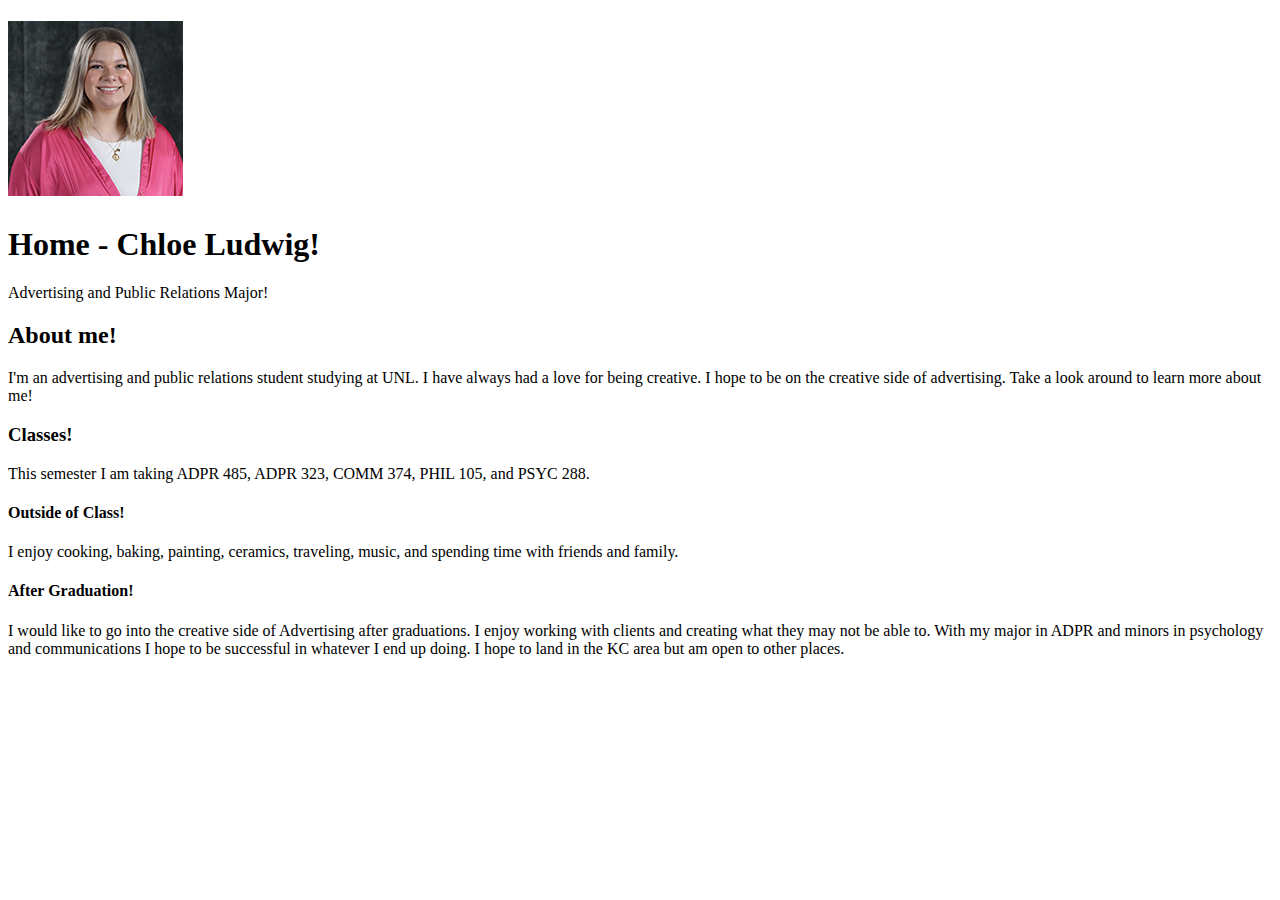
<file: index.html>
<!doctype html>
<html lang="en">
<head>
    <meta charset="UTF-8">
    <h1><img src="headshot458.png" alt="logo!"></h1>
    <title>Home - Chloe Ludwig!</title>
</head>
<body>
    <h1>Home - Chloe Ludwig!</h1>

    <p>Advertising and Public Relations Major!</p>
    <h2>About me!</h2>
    <p>I'm an advertising and public relations student studying at UNL. I have always had a love for being creative. I hope to be on the creative side of advertising. Take a look around to learn more about me!</p>
    <h3>Classes!</h3>
    <p>This semester I am taking ADPR 485, ADPR 323, COMM 374, PHIL 105, and PSYC 288.</p>
    <h4>Outside of Class!</h4>
    <p>I enjoy cooking, baking, painting, ceramics, traveling, music, and spending time with friends and family.</p>
    <h4>After Graduation!</h4>
    <p>I would like to go into the creative side of Advertising after graduations. I enjoy working with clients and creating what they may not be able to. With my major in ADPR and minors in psychology and communications I hope to be successful in whatever I end up doing. I hope to land in the KC area but am open to other places.</p>
    
</body>
</html>
</file>
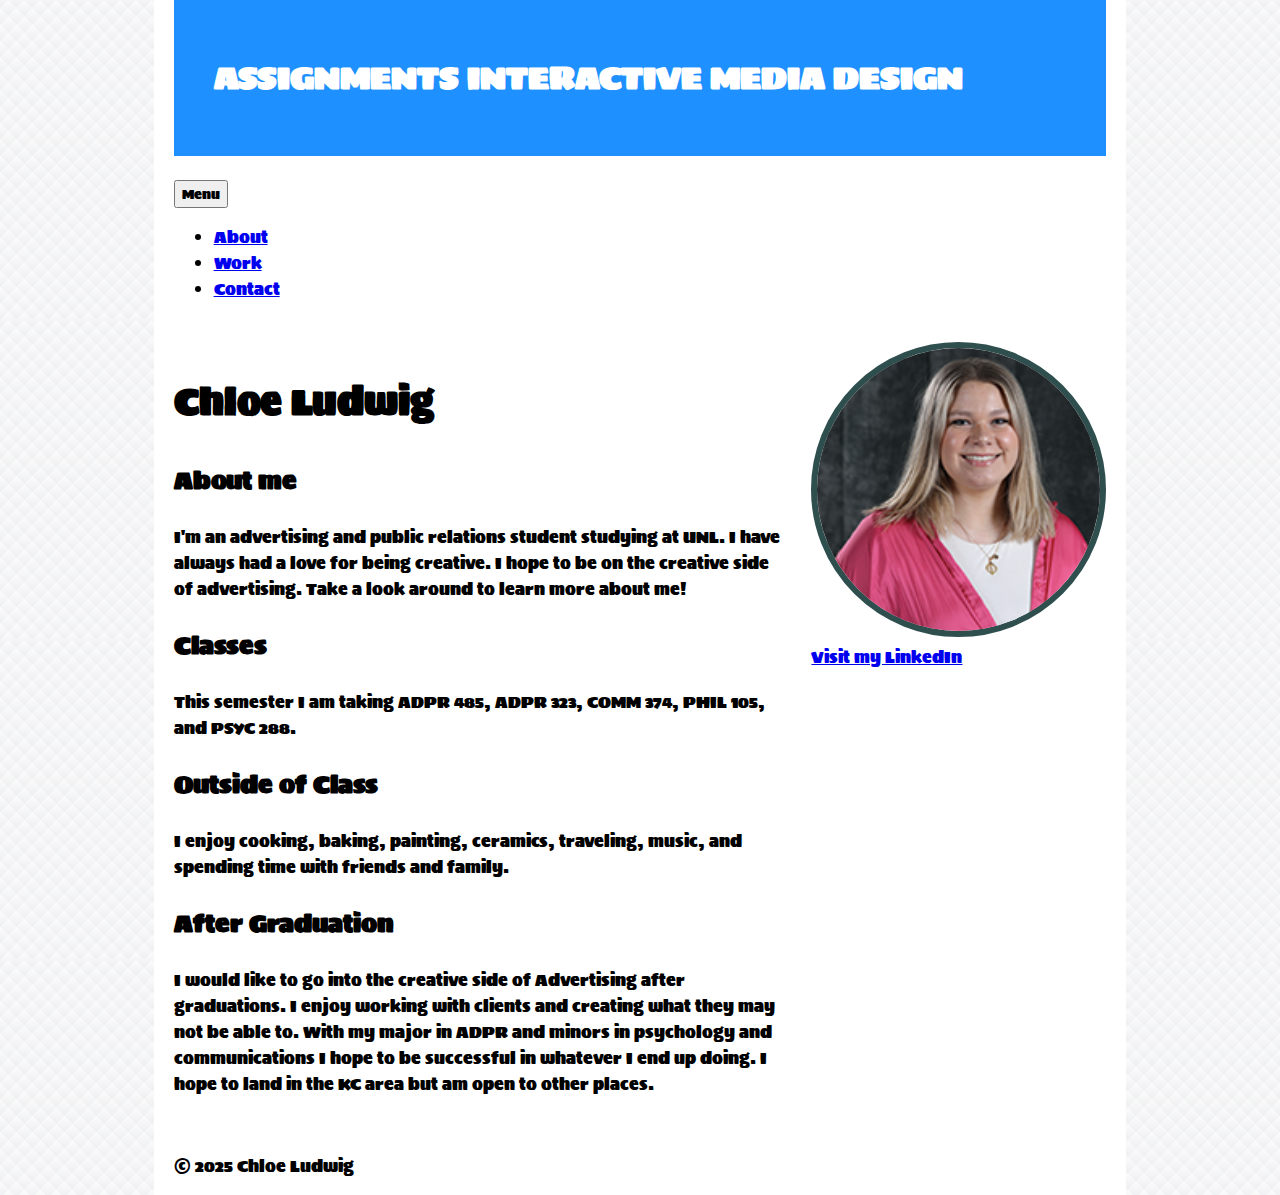
<file: Assignments/index.html>
<!doctype html>
<html lang="en">
<head>
    <meta charset="UTF-8">
    <title>Assignments - Chloe Ludwig</title>
    <link rel="stylesheet" href="css/styles.css">
    <script src="js/script.js"></script>
</head>
<body>

    <div class="container">

        <header>
    
            <h1>Assignments  Interactive Media Design</h1>
        </header>

        <nav id="nav-menu">
            <button id="button">Menu</button>
            <ul id="nav-menu-list" class="menu-items"></ul>
            <ul class="menu-itmes">
                <li class="active"><a href="index.html">About</a></li>
                <li><a href="work.html">Work</a></li>
                <li><a href="contact.html">Contact</a></li>
            </ul>
        </nav>
        <section class="col-span-8">
            <h2>Chloe Ludwig</h2>

            <h3>About me</h3>
            <p>I'm an advertising and public relations student studying at UNL. I have always had a love for being creative. I hope to be on the creative side of advertising. Take a look around to learn more about me!</p>
            <h3>Classes</h3>
            <p>This semester I am taking ADPR 485, ADPR 323, COMM 374, PHIL 105, and PSYC 288.</p>
            <h3>Outside of Class</h3>
            <p>I enjoy cooking, baking, painting, ceramics, traveling, music, and spending time with friends and family.</p>
            
            <h3>After Graduation</h3>
            <p>I would like to go into the creative side of Advertising after graduations. I enjoy working with clients and creating what they may not be able to. With my major in ADPR and minors in psychology and communications I hope to be successful in whatever I end up doing. I hope to land in the KC area but am open to other places.</p>

        </section>
    
    <aside class="col-span-4">
        <img class="circle" src="images/headshot458.png" alt="photo of Chloe Ludwig">
        <a class="button" href="https://www.linkedin.com/in/chloe-ludwig-4505b828a/" target="_blank">Visit my LinkedIn</a>
    </aside>

    <footer>
        <p>&copy; 2025 Chloe Ludwig</p>
    </footer>
    </div>

   
</body>
    

</body>
</html>
</file>
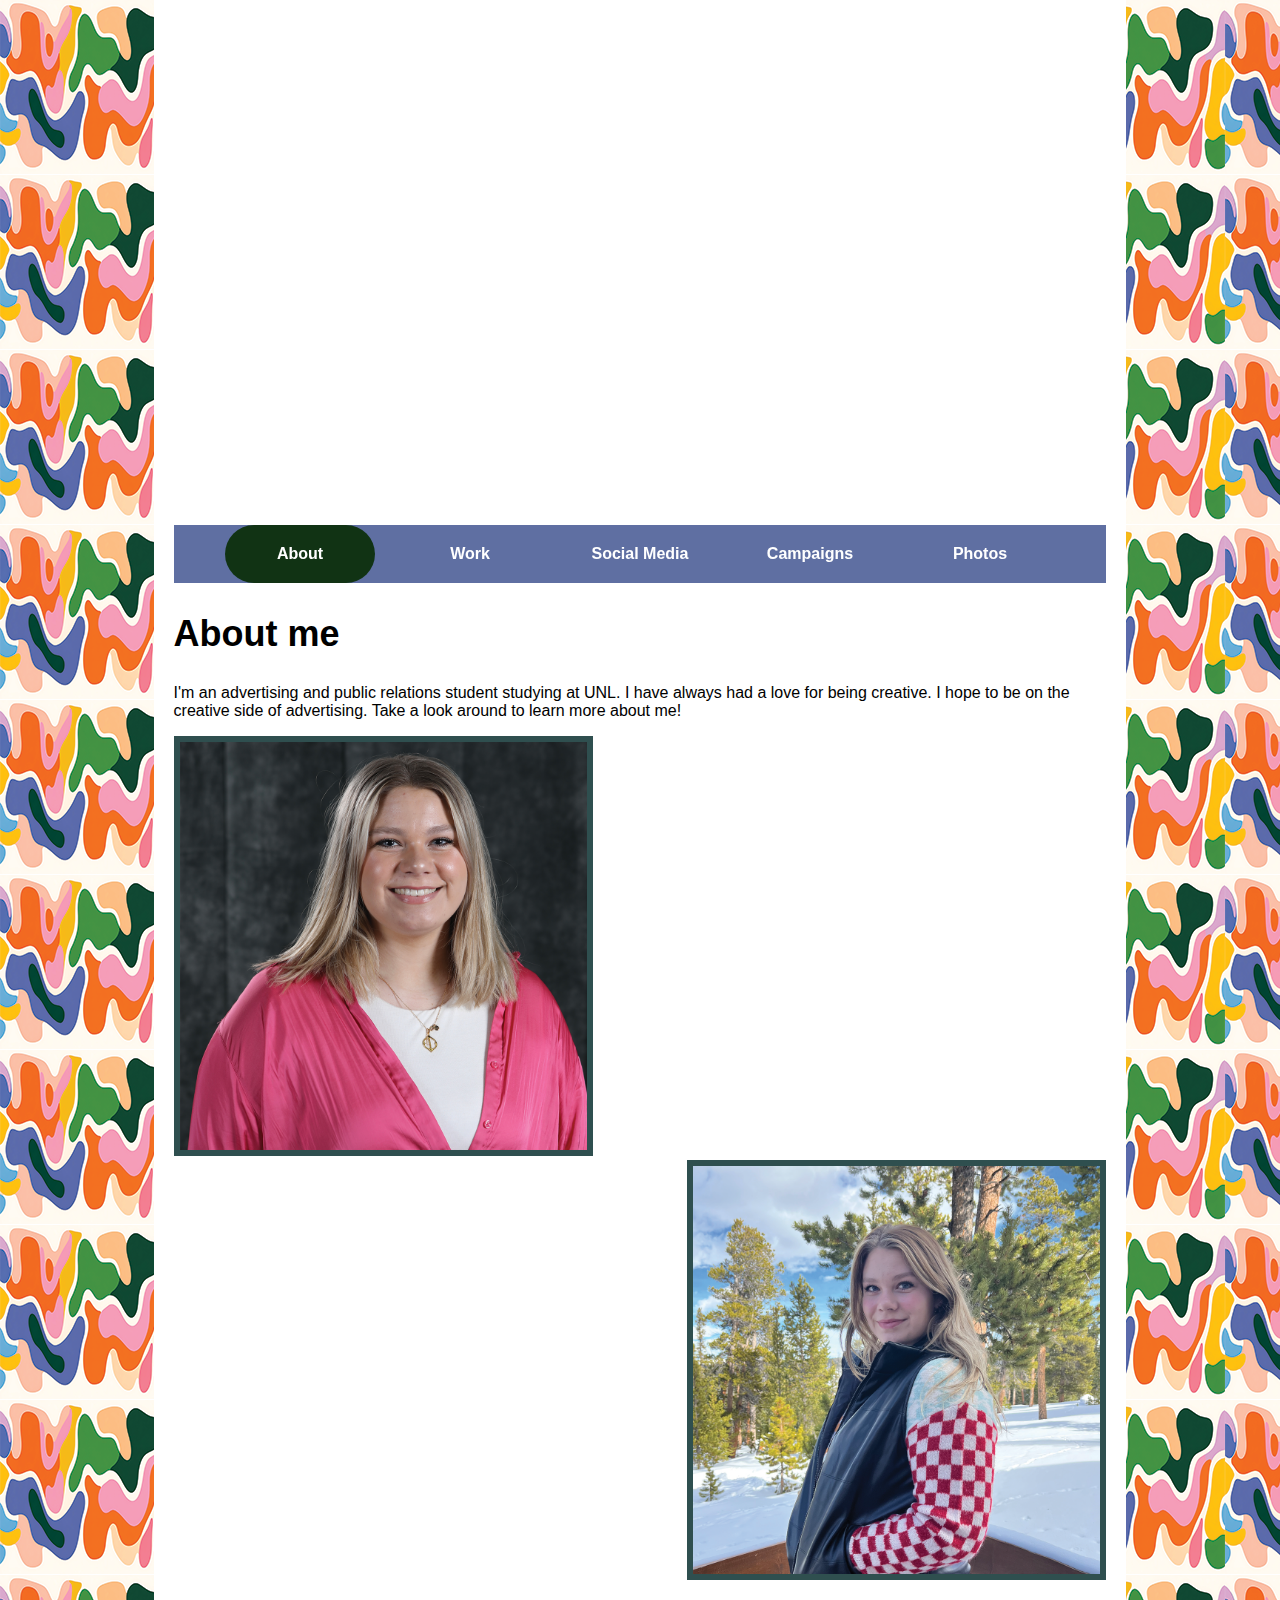
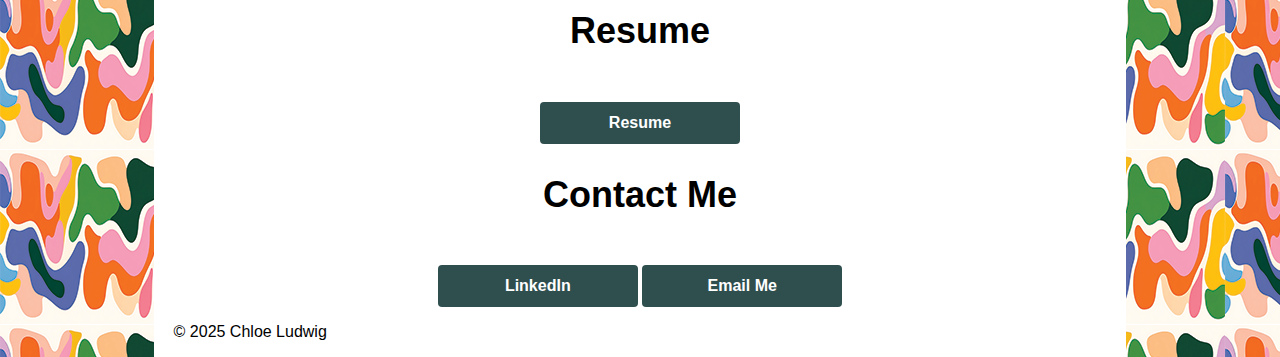
<file: final_project/index.html>
<!doctype html>
<html lang="en">
<head>
    <meta charset="UTF-8">
    <title>Home - Chloe Ludwig</title>
    <link rel="stylesheet" href="css/style.css">
    <script src="js/script.js"></script>
    <meta name="viewport" content="width=device-width, initial-scale=1"/>
		
</head>
<body>
    <div class="container">

       
        <div class="video-container">
            <iframe width="1920" height="1080" src="https://www.youtube.com/embed/L3Dp4oGkn3k?si=WTct6HtuFVj5u6SM&controls=0&autoplay=1&mute=1" title="YouTube video player" frameborder="0" allow="accelerometer; autoplay; clipboard-write; encrypted-media; gyroscope; picture-in-picture; web-share" referrerpolicy="strict-origin-when-cross-origin" allowfullscreen allow="autoplay"></iframe>
        </div>
        <nav id="nav-menu">
            <ul id="nav-menu-list" class="menu-items">
                <li class="active"><a href="index.html">About</a></li>
                <li><a href="work.html">Work</a></li>
                <li><a href="socialmedia.html">Social Media</a></li>
                <li><a href="campaigns.html">Campaigns</a></li>
                <li><a href="photos.html">Photos</a></li>
            </ul>
            <button id="toggle-button" type="button">Menu</button>
        </nav>
        <main>

            <h2 class="left-align">About me</h2>
            <p class="left-align">I'm an advertising and public relations student studying at UNL. I have always had a love for being creative. I hope to be on the creative side of advertising. Take a look around to learn more about me!</p>
            <img class="square" src="images/bouyheadshot.png" alt="photo of Chloe Ludwig">
                 

           
            <div style="display: flex; justify-content: flex-end;">
                <img class="square" src="images/headshot.png" alt="photo of Chloe Ludwig">
            </div>

            <h2 style="text-align: center;">Resume</h2>
            <div style="text-align: center;">
                <a  class="button" href="documents/Resume  September 2025.pdf" target="_blank"> Resume</a>
             </div>
            <h2 style="text-align: center;">Contact Me</h2>
            <div style="text-align: center;">
                <a  class="button" href="https://www.linkedin.com/in/chloe-ludwig-4505b828a/" target="_blank"> LinkedIn</a>
                <a class="button" href="mailto:cludwig2026@gmail.com" target="_blank"> Email Me</a>
            </div>

        </main>
        <footer>
            <p>&copy; 2025 Chloe Ludwig</p>
        </footer>
    </div>

</body>
</html>
</file>
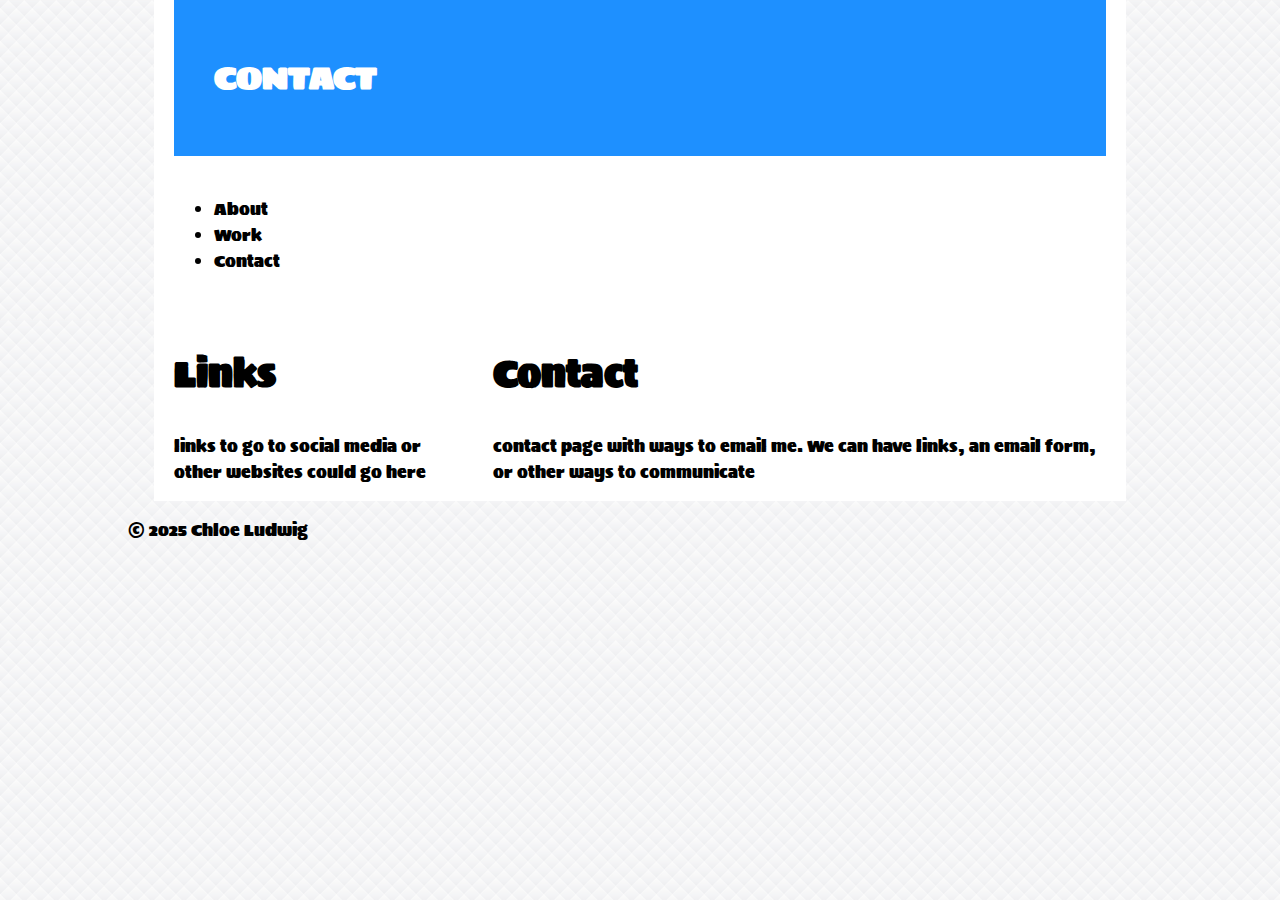
<file: Assignments/contact.html>
<!doctype html>
<html lang="en">
<head>
    <meta charset="UTF-8">
    <title>Assignments - Chloe Ludwig</title>
    <link rel="stylesheet" href="css/styles.css">
    <script src="js/script.js"></script>
</head>
<body>

    <section class="container">

        <header>
            <h1>Contact</h1>
        </header>

        <nav id="nav-menu">
            <ul class="menu-items">
                <li><a href="index.html"></a>About</li>
                <li><a href="work.html"></a>Work</li>
                <li><a class="active"><a href="contact.html"></a>Contact</li>
            </ul>
        </nav>

        <section class="col-span-4">
            <h2>Links</h2>
            <p> links to go to social media or other websites could go here</p>
        </section>

        <section class="col-span-8">
            <h2>Contact</h2>
           <p>contact page with ways to email me. We can have links, an email form, or other ways to communicate</p>
        </section>
    
    </section>

    <footer>
        <p>&copy; 2025 Chloe Ludwig</p>
    </footer>
    </div>

   
</body>
    

</body>
</html>
</file>
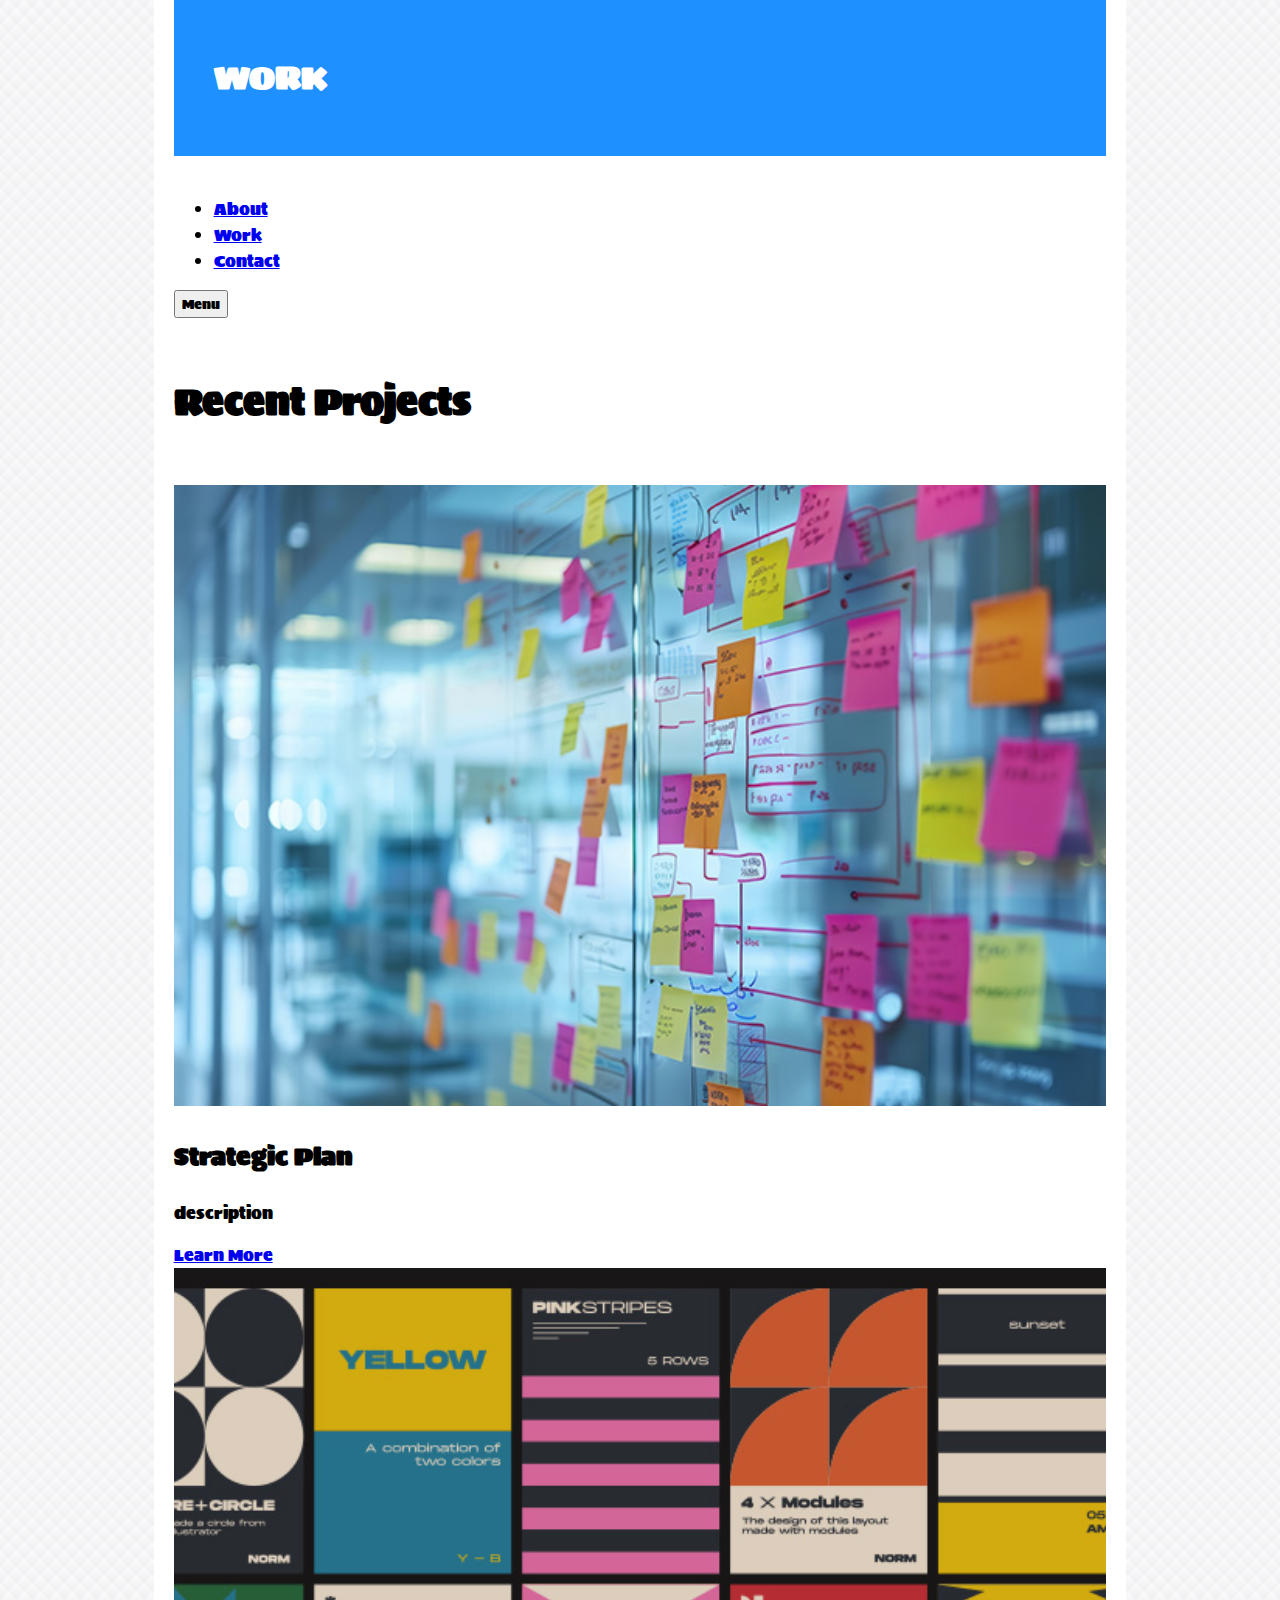
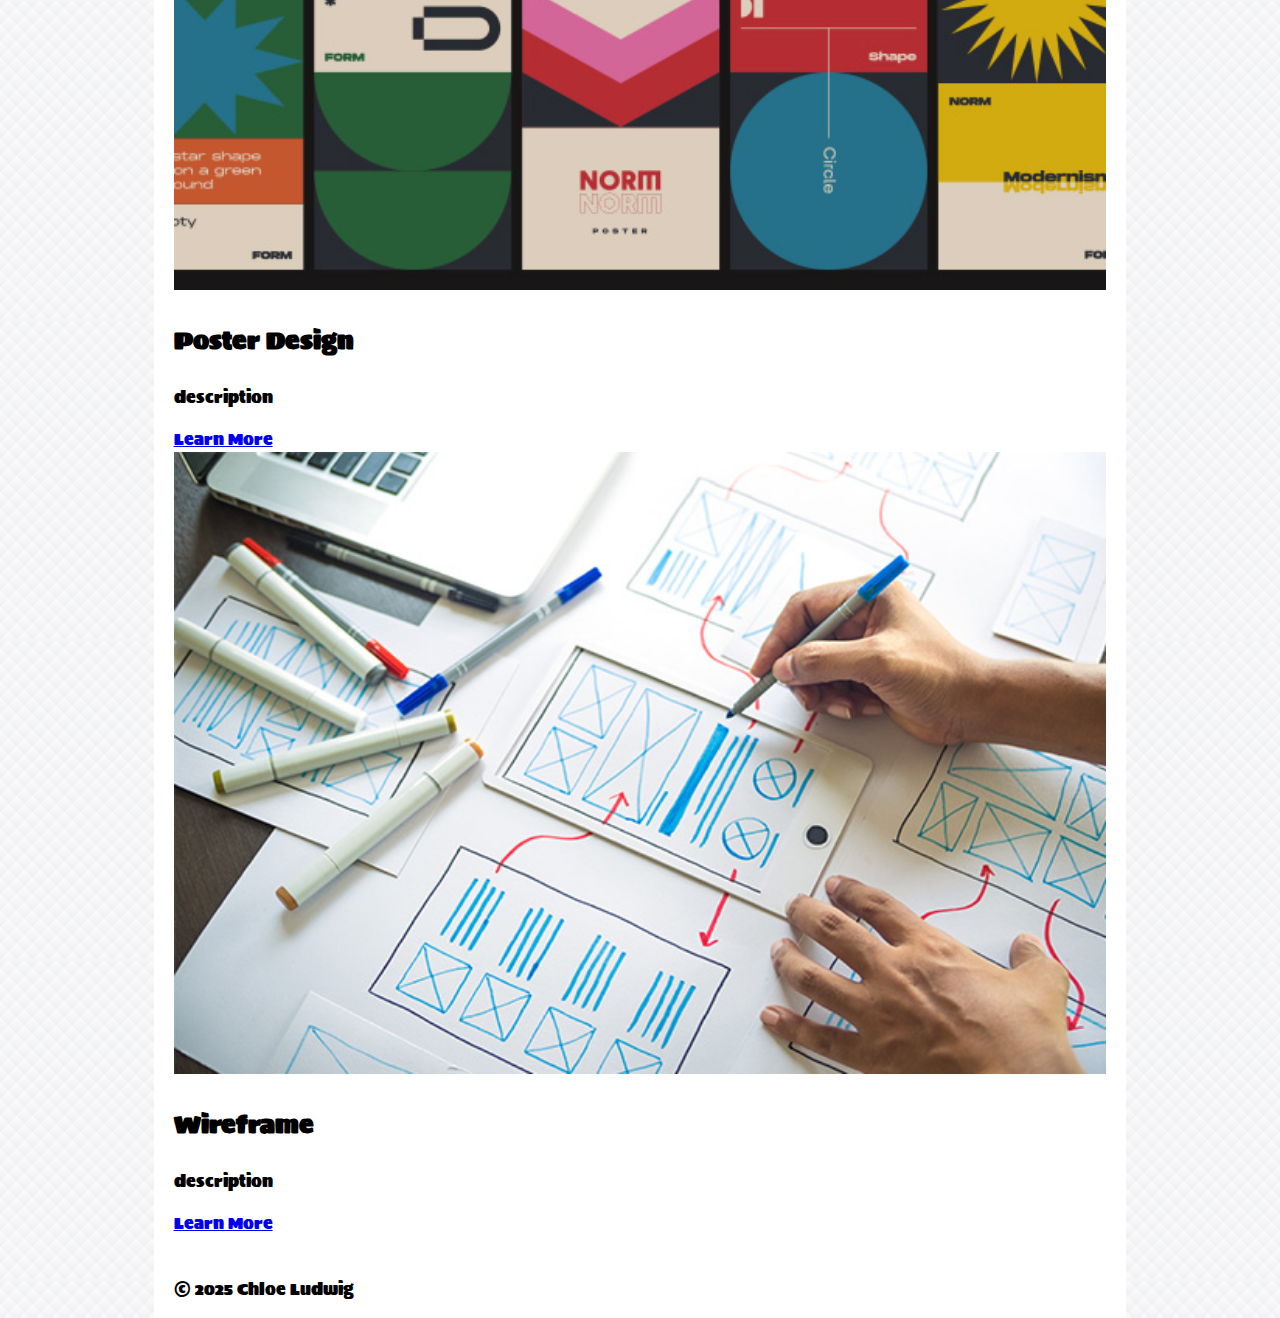
<file: Assignments/work.html>
<!doctype html>
<html lang="en">

<head>
    <meta charset="UTF-8">
    <title>Assignments - Chloe Ludwig</title>
    <link rel="stylesheet" href="css/styles.css">
    <script src="js/script.js"></script>
    <meta name="viewport" content="width=device-width, initial-scale=1" />
</head>

<body>

    <div class="container">

        <header>

            <h1>Work</h1>
        </header>

        <nav id="nav-menu">
            <ul id="nav-menu-list" class="menu-items">
                <li><a href="index.html">About</a></li>
                <li class="active"><a href="work.html">Work</a></li>
                <li><a href="contact.html">Contact</a></li>
            </ul>
            <button id="toggle-button" type="button">Menu</button>
        </nav>

        <h2> Recent Projects</h2>

        <section class="work-section">
            <!--card section --->
            <div class="card">
                <img src="images/work_sketch.jpg" alt="photo of work_sketch">
                <h3 class="card-title"> Strategic Plan</h3>
                <p card="card-text">description</p>
                <a class="button" href="https://www.linkedin.com/in/chloe-ludwig-4505b828a/" target="_blank"> Learn
                    More</a>
            </div>

            <div class="card">
                <img src="images/work_poster.jpg" alt="photo of work_poster">
                <h3 class="card-title">Poster Design</h3>
                <p card="card-text">description</p>
                <a class="button" href="https://www.linkedin.com/in/chloe-ludwig-4505b828a/" target="_blank"> Learn
                    More</a>
            </div>

            <div class="card">
                <img src="images/work_wireframes.jpg" alt="photo of work_wireframes">
                <h3 class="card-title">Wireframe</h3>
                <p class="card-text">description</p>
                <a class="button" href="https://www.linkedin.com/in/chloe-ludwig-4505b828a/" target="_blank"> Learn
                    More</a>
            </div>
        </section>
        <!-- end of card section -->

        <footer>
            <p>&copy; 2025 Chloe Ludwig</p>
        </footer>
        </section>


</body>


</body>

</html>
</file>
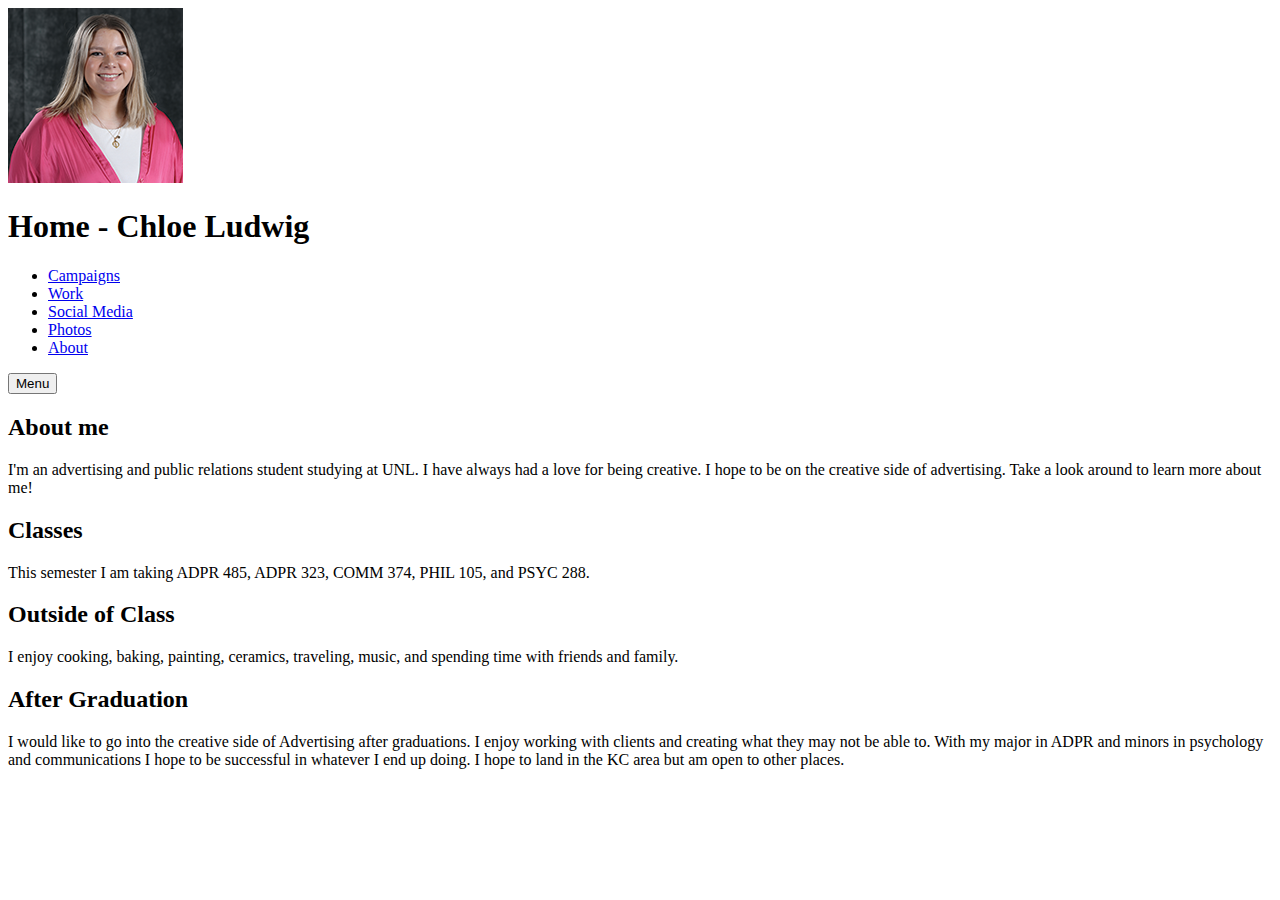
<file: final_project/about.html>
<!doctype html>
<html lang="en">
<head>
    <meta charset="UTF-8">
    <title>Home - Chloe Ludwig</title>
    
</head>
<body>
    <div class="container">

        <header>
            <img src="images/headshot458.png" alt="photo of Chloe Ludwig!">
            <h1>Home - Chloe Ludwig</h1>
        </header>
        <nav id="nav-menu">
            <ul id="nav-menu-list" class="menu-items">
                <li><a href="campaigns.html">Campaigns</a></li>
                <li><a href="work.html">Work</a></li>
                <li><a href="socialmedia.html">Social Media</a></li>
                <li><a href="photos.html">Photos</a></li>
                <li class="active"><a href="about.html">About</a></li>
            </ul>
            <button id="toggle-button" type="button">Menu</button>
        </nav>
        <main>

            <h2>About me</h2>
            <p>I'm an advertising and public relations student studying at UNL. I have always had a love for being creative. I hope to be on the creative side of advertising. Take a look around to learn more about me!</p>
            <h2>Classes</h2>
            <p>This semester I am taking ADPR 485, ADPR 323, COMM 374, PHIL 105, and PSYC 288.</p>
            <h2>Outside of Class</h2>
            <p>I enjoy cooking, baking, painting, ceramics, traveling, music, and spending time with friends and family.</p>
            <h2>After Graduation</h2>
            <p>I would like to go into the creative side of Advertising after graduations. I enjoy working with clients and creating what they may not be able to. With my major in ADPR and minors in psychology and communications I hope to be successful in whatever I end up doing. I hope to land in the KC area but am open to other places.</p>

        </main>
    
    </div>


</body>
</html>
</file>
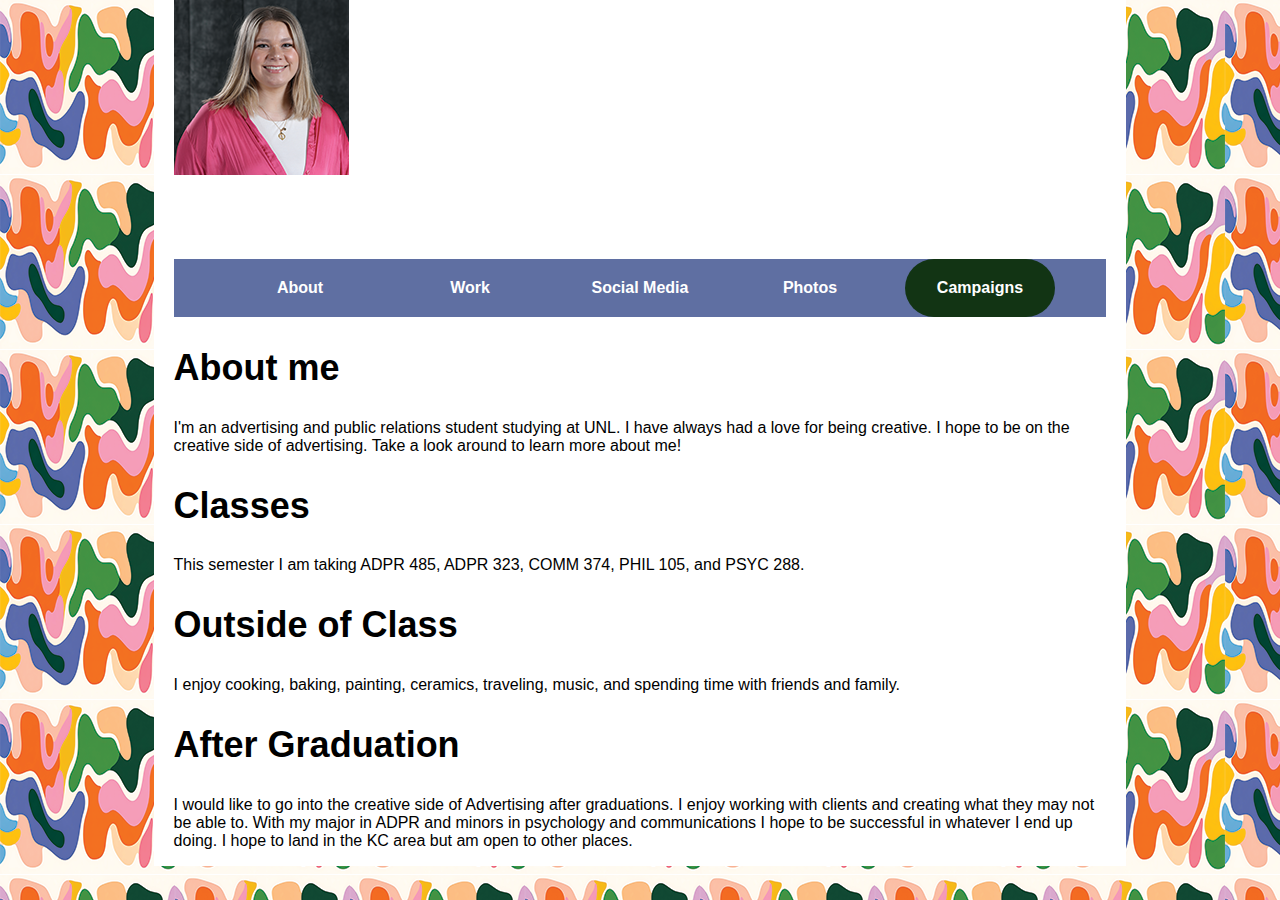
<file: final_project/campaigns.html>
<!doctype html>
<html lang="en">

<head>
    <meta charset="UTF-8">
    <title>Portfolio - Chloe Ludwig</title>
    <link rel="stylesheet" href="css/style.css">
    <script src="js/script.js"></script>
    <meta name="viewport" content="width=device-width, initial-scale=1" />
</head>

<body>

    <div class="container">

        <header>
            <img src="images/headshot458.png" alt="photo of Chloe Ludwig!">
            <h1>Home - Chloe Ludwig</h1>
        </header>
        <nav id="nav-menu">
            <ul id="nav-menu-list" class="menu-items">
                <li><a href="about.html">About</a></li>
                <li><a href="work.html">Work</a></li>
                <li><a href="socialmedia.html">Social Media</a></li>
                <li><a href="photos.html">Photos</a></li>
                <li class="active"><a href="campaigns.html">Campaigns</a></li>
            </ul>
            <button id="toggle-button" type="button">Menu</button>
        </nav>
        <main>

            <h2>About me</h2>
            <p>I'm an advertising and public relations student studying at UNL. I have always had a love for being
                creative. I hope to be on the creative side of advertising. Take a look around to learn more about me!
            </p>
            <h2>Classes</h2>
            <p>This semester I am taking ADPR 485, ADPR 323, COMM 374, PHIL 105, and PSYC 288.</p>
            <h2>Outside of Class</h2>
            <p>I enjoy cooking, baking, painting, ceramics, traveling, music, and spending time with friends and family.
            </p>
            <h2>After Graduation</h2>
            <p>I would like to go into the creative side of Advertising after graduations. I enjoy working with clients
                and creating what they may not be able to. With my major in ADPR and minors in psychology and
                communications I hope to be successful in whatever I end up doing. I hope to land in the KC area but am
                open to other places.</p>

        </main>

    </div>

</body>

</html>
</file>
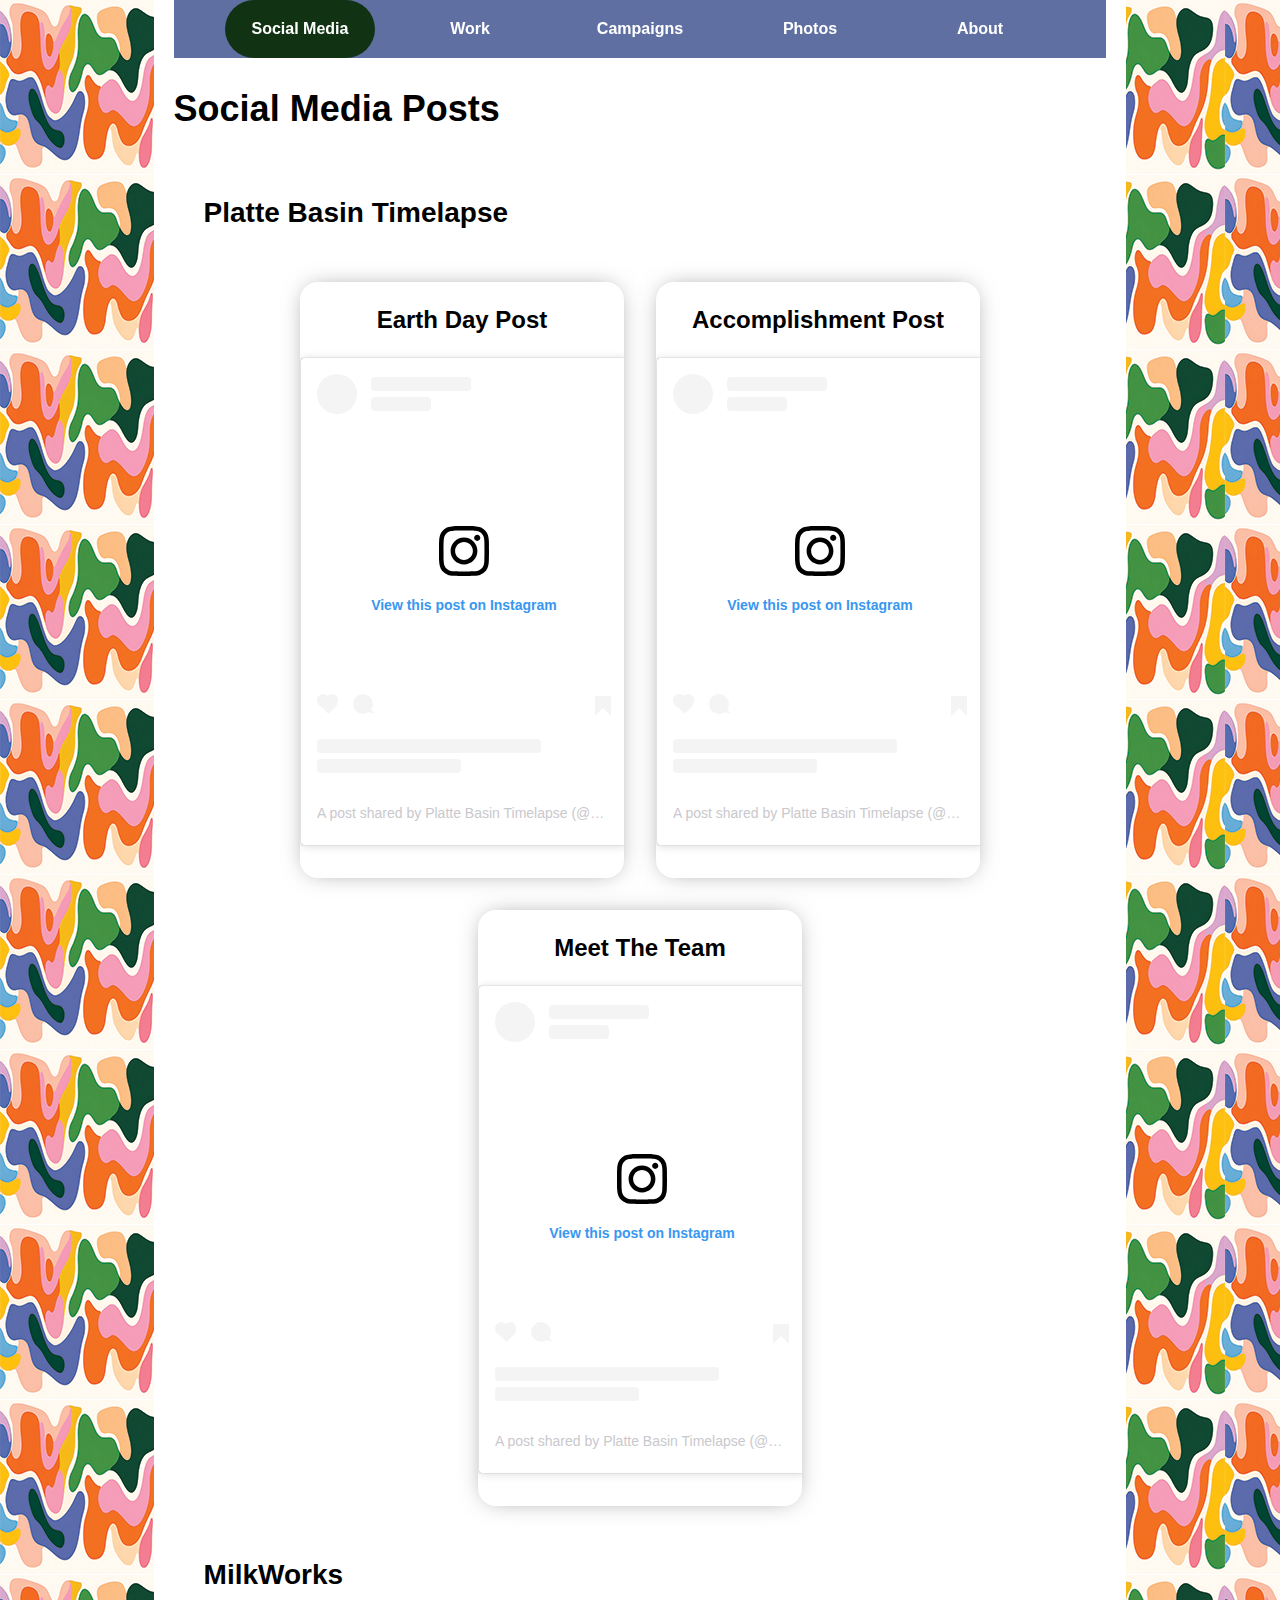
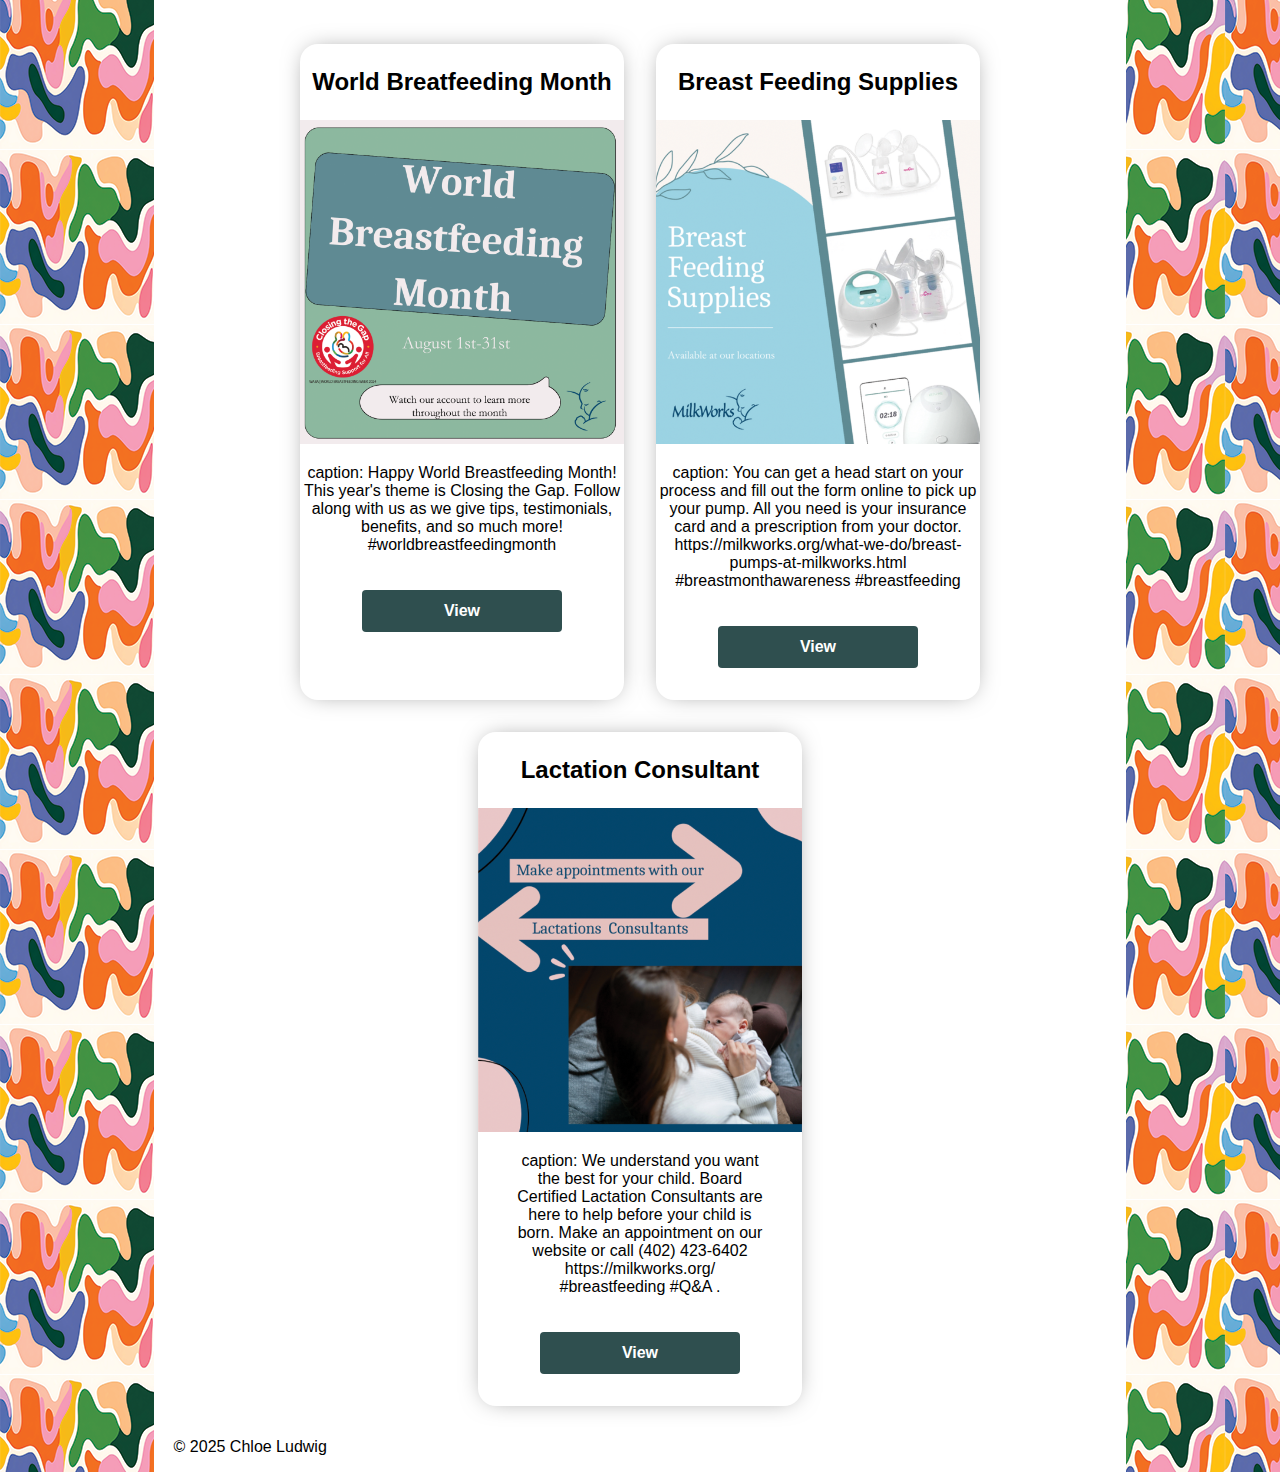
<file: final_project/socialmedia.html>
<!doctype html>
<html lang="en">
<head>
    <meta charset="UTF-8">
    <title>Portfolio - Chloe Ludwig</title>
    <link rel="stylesheet" href="css/style.css">
    <script src="js/script.js"></script>
    <meta name="viewport" content="width=device-width, initial-scale=1"/>
</head>


<body>
    <div class="container">

        
        <nav id="nav-menu">
            <ul id="nav-menu-list" class="menu-items">
                <li class="active"><a href="socialmedia.html">Social Media</a></li>
                <li><a href="work.html">Work</a></li>
                <li><a href="campaigns.html">Campaigns</a></li>
                <li><a href="photos.html">Photos</a></li>
                <li><a href="index.html">About</a></li>
            </ul>
            <button id="toggle-button" type="button">Menu</button>
         </nav>
         
         <h2> Social Media Posts</h2>

         <h4 class="indent">Platte Basin Timelapse</h4>

         <section class="work-section">
            <!--card section --->
            <div class="card">
                <h3 class="card-title"> Earth Day Post</h3>
                <!-- start Embed -->
                <blockquote class="instagram-media" data-instgrm-captioned data-instgrm-permalink="https://www.instagram.com/reel/DIwgzUevlgM/?utm_source=ig_embed&amp;utm_campaign=loading" data-instgrm-version="14" style=" background:#FFF; border:0; border-radius:3px; box-shadow:0 0 1px 0 rgba(0,0,0,0.5),0 1px 10px 0 rgba(0,0,0,0.15); margin: 1px; max-width:540px; min-width:326px; padding:0; width:99.375%; width:-webkit-calc(100% - 2px); width:calc(100% - 2px);"><div style="padding:16px;"> <a href="https://www.instagram.com/reel/DIwgzUevlgM/?utm_source=ig_embed&amp;utm_campaign=loading" style=" background:#FFFFFF; line-height:0; padding:0 0; text-align:center; text-decoration:none; width:100%;" target="_blank"> <div style=" display: flex; flex-direction: row; align-items: center;"> <div style="background-color: #F4F4F4; border-radius: 50%; flex-grow: 0; height: 40px; margin-right: 14px; width: 40px;"></div> <div style="display: flex; flex-direction: column; flex-grow: 1; justify-content: center;"> <div style=" background-color: #F4F4F4; border-radius: 4px; flex-grow: 0; height: 14px; margin-bottom: 6px; width: 100px;"></div> <div style=" background-color: #F4F4F4; border-radius: 4px; flex-grow: 0; height: 14px; width: 60px;"></div></div></div><div style="padding: 19% 0;"></div> <div style="display:block; height:50px; margin:0 auto 12px; width:50px;"><svg width="50px" height="50px" viewBox="0 0 60 60" version="1.1" xmlns="https://www.w3.org/2000/svg" xmlns:xlink="https://www.w3.org/1999/xlink"><g stroke="none" stroke-width="1" fill="none" fill-rule="evenodd"><g transform="translate(-511.000000, -20.000000)" fill="#000000"><g><path d="M556.869,30.41 C554.814,30.41 553.148,32.076 553.148,34.131 C553.148,36.186 554.814,37.852 556.869,37.852 C558.924,37.852 560.59,36.186 560.59,34.131 C560.59,32.076 558.924,30.41 556.869,30.41 M541,60.657 C535.114,60.657 530.342,55.887 530.342,50 C530.342,44.114 535.114,39.342 541,39.342 C546.887,39.342 551.658,44.114 551.658,50 C551.658,55.887 546.887,60.657 541,60.657 M541,33.886 C532.1,33.886 524.886,41.1 524.886,50 C524.886,58.899 532.1,66.113 541,66.113 C549.9,66.113 557.115,58.899 557.115,50 C557.115,41.1 549.9,33.886 541,33.886 M565.378,62.101 C565.244,65.022 564.756,66.606 564.346,67.663 C563.803,69.06 563.154,70.057 562.106,71.106 C561.058,72.155 560.06,72.803 558.662,73.347 C557.607,73.757 556.021,74.244 553.102,74.378 C549.944,74.521 548.997,74.552 541,74.552 C533.003,74.552 532.056,74.521 528.898,74.378 C525.979,74.244 524.393,73.757 523.338,73.347 C521.94,72.803 520.942,72.155 519.894,71.106 C518.846,70.057 518.197,69.06 517.654,67.663 C517.244,66.606 516.755,65.022 516.623,62.101 C516.479,58.943 516.448,57.996 516.448,50 C516.448,42.003 516.479,41.056 516.623,37.899 C516.755,34.978 517.244,33.391 517.654,32.338 C518.197,30.938 518.846,29.942 519.894,28.894 C520.942,27.846 521.94,27.196 523.338,26.654 C524.393,26.244 525.979,25.756 528.898,25.623 C532.057,25.479 533.004,25.448 541,25.448 C548.997,25.448 549.943,25.479 553.102,25.623 C556.021,25.756 557.607,26.244 558.662,26.654 C560.06,27.196 561.058,27.846 562.106,28.894 C563.154,29.942 563.803,30.938 564.346,32.338 C564.756,33.391 565.244,34.978 565.378,37.899 C565.522,41.056 565.552,42.003 565.552,50 C565.552,57.996 565.522,58.943 565.378,62.101 M570.82,37.631 C570.674,34.438 570.167,32.258 569.425,30.349 C568.659,28.377 567.633,26.702 565.965,25.035 C564.297,23.368 562.623,22.342 560.652,21.575 C558.743,20.834 556.562,20.326 553.369,20.18 C550.169,20.033 549.148,20 541,20 C532.853,20 531.831,20.033 528.631,20.18 C525.438,20.326 523.257,20.834 521.349,21.575 C519.376,22.342 517.703,23.368 516.035,25.035 C514.368,26.702 513.342,28.377 512.574,30.349 C511.834,32.258 511.326,34.438 511.181,37.631 C511.035,40.831 511,41.851 511,50 C511,58.147 511.035,59.17 511.181,62.369 C511.326,65.562 511.834,67.743 512.574,69.651 C513.342,71.625 514.368,73.296 516.035,74.965 C517.703,76.634 519.376,77.658 521.349,78.425 C523.257,79.167 525.438,79.673 528.631,79.82 C531.831,79.965 532.853,80.001 541,80.001 C549.148,80.001 550.169,79.965 553.369,79.82 C556.562,79.673 558.743,79.167 560.652,78.425 C562.623,77.658 564.297,76.634 565.965,74.965 C567.633,73.296 568.659,71.625 569.425,69.651 C570.167,67.743 570.674,65.562 570.82,62.369 C570.966,59.17 571,58.147 571,50 C571,41.851 570.966,40.831 570.82,37.631"></path></g></g></g></svg></div><div style="padding-top: 8px;"> <div style=" color:#3897f0; font-family:Arial,sans-serif; font-size:14px; font-style:normal; font-weight:550; line-height:18px;">View this post on Instagram</div></div><div style="padding: 12.5% 0;"></div> <div style="display: flex; flex-direction: row; margin-bottom: 14px; align-items: center;"><div> <div style="background-color: #F4F4F4; border-radius: 50%; height: 12.5px; width: 12.5px; transform: translateX(0px) translateY(7px);"></div> <div style="background-color: #F4F4F4; height: 12.5px; transform: rotate(-45deg) translateX(3px) translateY(1px); width: 12.5px; flex-grow: 0; margin-right: 14px; margin-left: 2px;"></div> <div style="background-color: #F4F4F4; border-radius: 50%; height: 12.5px; width: 12.5px; transform: translateX(9px) translateY(-18px);"></div></div><div style="margin-left: 8px;"> <div style=" background-color: #F4F4F4; border-radius: 50%; flex-grow: 0; height: 20px; width: 20px;"></div> <div style=" width: 0; height: 0; border-top: 2px solid transparent; border-left: 6px solid #f4f4f4; border-bottom: 2px solid transparent; transform: translateX(16px) translateY(-4px) rotate(30deg)"></div></div><div style="margin-left: auto;"> <div style=" width: 0px; border-top: 8px solid #F4F4F4; border-right: 8px solid transparent; transform: translateY(16px);"></div> <div style=" background-color: #F4F4F4; flex-grow: 0; height: 12px; width: 16px; transform: translateY(-4px);"></div> <div style=" width: 0; height: 0; border-top: 8px solid #F4F4F4; border-left: 8px solid transparent; transform: translateY(-4px) translateX(8px);"></div></div></div> <div style="display: flex; flex-direction: column; flex-grow: 1; justify-content: center; margin-bottom: 24px;"> <div style=" background-color: #F4F4F4; border-radius: 4px; flex-grow: 0; height: 14px; margin-bottom: 6px; width: 224px;"></div> <div style=" background-color: #F4F4F4; border-radius: 4px; flex-grow: 0; height: 14px; width: 144px;"></div></div></a><p style=" color:#c9c8cd; font-family:Arial,sans-serif; font-size:14px; line-height:17px; margin-bottom:0; margin-top:8px; overflow:hidden; padding:8px 0 7px; text-align:center; text-overflow:ellipsis; white-space:nowrap;"><a href="https://www.instagram.com/reel/DIwgzUevlgM/?utm_source=ig_embed&amp;utm_campaign=loading" style=" color:#c9c8cd; font-family:Arial,sans-serif; font-size:14px; font-style:normal; font-weight:normal; line-height:17px; text-decoration:none;" target="_blank">A post shared by Platte Basin Timelapse (@plattebasin)</a></p></div></blockquote>

<!-- end Embed -->
            </div>

            <div class="card">
                <h3 class="card-title">Accomplishment Post</h3>
                <blockquote class="instagram-media" data-instgrm-captioned data-instgrm-permalink="https://www.instagram.com/p/DIegOhBPKLG/?utm_source=ig_embed&amp;utm_campaign=loading" data-instgrm-version="14" style=" background:#FFF; border:0; border-radius:3px; box-shadow:0 0 1px 0 rgba(0,0,0,0.5),0 1px 10px 0 rgba(0,0,0,0.15); margin: 1px; max-width:540px; min-width:326px; padding:0; width:99.375%; width:-webkit-calc(100% - 2px); width:calc(100% - 2px);"><div style="padding:16px;"> <a href="https://www.instagram.com/p/DIegOhBPKLG/?utm_source=ig_embed&amp;utm_campaign=loading" style=" background:#FFFFFF; line-height:0; padding:0 0; text-align:center; text-decoration:none; width:100%;" target="_blank"> <div style=" display: flex; flex-direction: row; align-items: center;"> <div style="background-color: #F4F4F4; border-radius: 50%; flex-grow: 0; height: 40px; margin-right: 14px; width: 40px;"></div> <div style="display: flex; flex-direction: column; flex-grow: 1; justify-content: center;"> <div style=" background-color: #F4F4F4; border-radius: 4px; flex-grow: 0; height: 14px; margin-bottom: 6px; width: 100px;"></div> <div style=" background-color: #F4F4F4; border-radius: 4px; flex-grow: 0; height: 14px; width: 60px;"></div></div></div><div style="padding: 19% 0;"></div> <div style="display:block; height:50px; margin:0 auto 12px; width:50px;"><svg width="50px" height="50px" viewBox="0 0 60 60" version="1.1" xmlns="https://www.w3.org/2000/svg" xmlns:xlink="https://www.w3.org/1999/xlink"><g stroke="none" stroke-width="1" fill="none" fill-rule="evenodd"><g transform="translate(-511.000000, -20.000000)" fill="#000000"><g><path d="M556.869,30.41 C554.814,30.41 553.148,32.076 553.148,34.131 C553.148,36.186 554.814,37.852 556.869,37.852 C558.924,37.852 560.59,36.186 560.59,34.131 C560.59,32.076 558.924,30.41 556.869,30.41 M541,60.657 C535.114,60.657 530.342,55.887 530.342,50 C530.342,44.114 535.114,39.342 541,39.342 C546.887,39.342 551.658,44.114 551.658,50 C551.658,55.887 546.887,60.657 541,60.657 M541,33.886 C532.1,33.886 524.886,41.1 524.886,50 C524.886,58.899 532.1,66.113 541,66.113 C549.9,66.113 557.115,58.899 557.115,50 C557.115,41.1 549.9,33.886 541,33.886 M565.378,62.101 C565.244,65.022 564.756,66.606 564.346,67.663 C563.803,69.06 563.154,70.057 562.106,71.106 C561.058,72.155 560.06,72.803 558.662,73.347 C557.607,73.757 556.021,74.244 553.102,74.378 C549.944,74.521 548.997,74.552 541,74.552 C533.003,74.552 532.056,74.521 528.898,74.378 C525.979,74.244 524.393,73.757 523.338,73.347 C521.94,72.803 520.942,72.155 519.894,71.106 C518.846,70.057 518.197,69.06 517.654,67.663 C517.244,66.606 516.755,65.022 516.623,62.101 C516.479,58.943 516.448,57.996 516.448,50 C516.448,42.003 516.479,41.056 516.623,37.899 C516.755,34.978 517.244,33.391 517.654,32.338 C518.197,30.938 518.846,29.942 519.894,28.894 C520.942,27.846 521.94,27.196 523.338,26.654 C524.393,26.244 525.979,25.756 528.898,25.623 C532.057,25.479 533.004,25.448 541,25.448 C548.997,25.448 549.943,25.479 553.102,25.623 C556.021,25.756 557.607,26.244 558.662,26.654 C560.06,27.196 561.058,27.846 562.106,28.894 C563.154,29.942 563.803,30.938 564.346,32.338 C564.756,33.391 565.244,34.978 565.378,37.899 C565.522,41.056 565.552,42.003 565.552,50 C565.552,57.996 565.522,58.943 565.378,62.101 M570.82,37.631 C570.674,34.438 570.167,32.258 569.425,30.349 C568.659,28.377 567.633,26.702 565.965,25.035 C564.297,23.368 562.623,22.342 560.652,21.575 C558.743,20.834 556.562,20.326 553.369,20.18 C550.169,20.033 549.148,20 541,20 C532.853,20 531.831,20.033 528.631,20.18 C525.438,20.326 523.257,20.834 521.349,21.575 C519.376,22.342 517.703,23.368 516.035,25.035 C514.368,26.702 513.342,28.377 512.574,30.349 C511.834,32.258 511.326,34.438 511.181,37.631 C511.035,40.831 511,41.851 511,50 C511,58.147 511.035,59.17 511.181,62.369 C511.326,65.562 511.834,67.743 512.574,69.651 C513.342,71.625 514.368,73.296 516.035,74.965 C517.703,76.634 519.376,77.658 521.349,78.425 C523.257,79.167 525.438,79.673 528.631,79.82 C531.831,79.965 532.853,80.001 541,80.001 C549.148,80.001 550.169,79.965 553.369,79.82 C556.562,79.673 558.743,79.167 560.652,78.425 C562.623,77.658 564.297,76.634 565.965,74.965 C567.633,73.296 568.659,71.625 569.425,69.651 C570.167,67.743 570.674,65.562 570.82,62.369 C570.966,59.17 571,58.147 571,50 C571,41.851 570.966,40.831 570.82,37.631"></path></g></g></g></svg></div><div style="padding-top: 8px;"> <div style=" color:#3897f0; font-family:Arial,sans-serif; font-size:14px; font-style:normal; font-weight:550; line-height:18px;">View this post on Instagram</div></div><div style="padding: 12.5% 0;"></div> <div style="display: flex; flex-direction: row; margin-bottom: 14px; align-items: center;"><div> <div style="background-color: #F4F4F4; border-radius: 50%; height: 12.5px; width: 12.5px; transform: translateX(0px) translateY(7px);"></div> <div style="background-color: #F4F4F4; height: 12.5px; transform: rotate(-45deg) translateX(3px) translateY(1px); width: 12.5px; flex-grow: 0; margin-right: 14px; margin-left: 2px;"></div> <div style="background-color: #F4F4F4; border-radius: 50%; height: 12.5px; width: 12.5px; transform: translateX(9px) translateY(-18px);"></div></div><div style="margin-left: 8px;"> <div style=" background-color: #F4F4F4; border-radius: 50%; flex-grow: 0; height: 20px; width: 20px;"></div> <div style=" width: 0; height: 0; border-top: 2px solid transparent; border-left: 6px solid #f4f4f4; border-bottom: 2px solid transparent; transform: translateX(16px) translateY(-4px) rotate(30deg)"></div></div><div style="margin-left: auto;"> <div style=" width: 0px; border-top: 8px solid #F4F4F4; border-right: 8px solid transparent; transform: translateY(16px);"></div> <div style=" background-color: #F4F4F4; flex-grow: 0; height: 12px; width: 16px; transform: translateY(-4px);"></div> <div style=" width: 0; height: 0; border-top: 8px solid #F4F4F4; border-left: 8px solid transparent; transform: translateY(-4px) translateX(8px);"></div></div></div> <div style="display: flex; flex-direction: column; flex-grow: 1; justify-content: center; margin-bottom: 24px;"> <div style=" background-color: #F4F4F4; border-radius: 4px; flex-grow: 0; height: 14px; margin-bottom: 6px; width: 224px;"></div> <div style=" background-color: #F4F4F4; border-radius: 4px; flex-grow: 0; height: 14px; width: 144px;"></div></div></a><p style=" color:#c9c8cd; font-family:Arial,sans-serif; font-size:14px; line-height:17px; margin-bottom:0; margin-top:8px; overflow:hidden; padding:8px 0 7px; text-align:center; text-overflow:ellipsis; white-space:nowrap;"><a href="https://www.instagram.com/p/DIegOhBPKLG/?utm_source=ig_embed&amp;utm_campaign=loading" style=" color:#c9c8cd; font-family:Arial,sans-serif; font-size:14px; font-style:normal; font-weight:normal; line-height:17px; text-decoration:none;" target="_blank">A post shared by Platte Basin Timelapse (@plattebasin)</a></p></div></blockquote>
               
            </div>

            <div class="card">
                <h3 class="card-title">Meet The Team</h3>
                <blockquote class="instagram-media" data-instgrm-captioned data-instgrm-permalink="https://www.instagram.com/p/DItvakdOE7G/?utm_source=ig_embed&amp;utm_campaign=loading" data-instgrm-version="14" style=" background:#FFF; border:0; border-radius:3px; box-shadow:0 0 1px 0 rgba(0,0,0,0.5),0 1px 10px 0 rgba(0,0,0,0.15); margin: 1px; max-width:540px; min-width:326px; padding:0; width:99.375%; width:-webkit-calc(100% - 2px); width:calc(100% - 2px);"><div style="padding:16px;"> <a href="https://www.instagram.com/p/DItvakdOE7G/?utm_source=ig_embed&amp;utm_campaign=loading" style=" background:#FFFFFF; line-height:0; padding:0 0; text-align:center; text-decoration:none; width:100%;" target="_blank"> <div style=" display: flex; flex-direction: row; align-items: center;"> <div style="background-color: #F4F4F4; border-radius: 50%; flex-grow: 0; height: 40px; margin-right: 14px; width: 40px;"></div> <div style="display: flex; flex-direction: column; flex-grow: 1; justify-content: center;"> <div style=" background-color: #F4F4F4; border-radius: 4px; flex-grow: 0; height: 14px; margin-bottom: 6px; width: 100px;"></div> <div style=" background-color: #F4F4F4; border-radius: 4px; flex-grow: 0; height: 14px; width: 60px;"></div></div></div><div style="padding: 19% 0;"></div> <div style="display:block; height:50px; margin:0 auto 12px; width:50px;"><svg width="50px" height="50px" viewBox="0 0 60 60" version="1.1" xmlns="https://www.w3.org/2000/svg" xmlns:xlink="https://www.w3.org/1999/xlink"><g stroke="none" stroke-width="1" fill="none" fill-rule="evenodd"><g transform="translate(-511.000000, -20.000000)" fill="#000000"><g><path d="M556.869,30.41 C554.814,30.41 553.148,32.076 553.148,34.131 C553.148,36.186 554.814,37.852 556.869,37.852 C558.924,37.852 560.59,36.186 560.59,34.131 C560.59,32.076 558.924,30.41 556.869,30.41 M541,60.657 C535.114,60.657 530.342,55.887 530.342,50 C530.342,44.114 535.114,39.342 541,39.342 C546.887,39.342 551.658,44.114 551.658,50 C551.658,55.887 546.887,60.657 541,60.657 M541,33.886 C532.1,33.886 524.886,41.1 524.886,50 C524.886,58.899 532.1,66.113 541,66.113 C549.9,66.113 557.115,58.899 557.115,50 C557.115,41.1 549.9,33.886 541,33.886 M565.378,62.101 C565.244,65.022 564.756,66.606 564.346,67.663 C563.803,69.06 563.154,70.057 562.106,71.106 C561.058,72.155 560.06,72.803 558.662,73.347 C557.607,73.757 556.021,74.244 553.102,74.378 C549.944,74.521 548.997,74.552 541,74.552 C533.003,74.552 532.056,74.521 528.898,74.378 C525.979,74.244 524.393,73.757 523.338,73.347 C521.94,72.803 520.942,72.155 519.894,71.106 C518.846,70.057 518.197,69.06 517.654,67.663 C517.244,66.606 516.755,65.022 516.623,62.101 C516.479,58.943 516.448,57.996 516.448,50 C516.448,42.003 516.479,41.056 516.623,37.899 C516.755,34.978 517.244,33.391 517.654,32.338 C518.197,30.938 518.846,29.942 519.894,28.894 C520.942,27.846 521.94,27.196 523.338,26.654 C524.393,26.244 525.979,25.756 528.898,25.623 C532.057,25.479 533.004,25.448 541,25.448 C548.997,25.448 549.943,25.479 553.102,25.623 C556.021,25.756 557.607,26.244 558.662,26.654 C560.06,27.196 561.058,27.846 562.106,28.894 C563.154,29.942 563.803,30.938 564.346,32.338 C564.756,33.391 565.244,34.978 565.378,37.899 C565.522,41.056 565.552,42.003 565.552,50 C565.552,57.996 565.522,58.943 565.378,62.101 M570.82,37.631 C570.674,34.438 570.167,32.258 569.425,30.349 C568.659,28.377 567.633,26.702 565.965,25.035 C564.297,23.368 562.623,22.342 560.652,21.575 C558.743,20.834 556.562,20.326 553.369,20.18 C550.169,20.033 549.148,20 541,20 C532.853,20 531.831,20.033 528.631,20.18 C525.438,20.326 523.257,20.834 521.349,21.575 C519.376,22.342 517.703,23.368 516.035,25.035 C514.368,26.702 513.342,28.377 512.574,30.349 C511.834,32.258 511.326,34.438 511.181,37.631 C511.035,40.831 511,41.851 511,50 C511,58.147 511.035,59.17 511.181,62.369 C511.326,65.562 511.834,67.743 512.574,69.651 C513.342,71.625 514.368,73.296 516.035,74.965 C517.703,76.634 519.376,77.658 521.349,78.425 C523.257,79.167 525.438,79.673 528.631,79.82 C531.831,79.965 532.853,80.001 541,80.001 C549.148,80.001 550.169,79.965 553.369,79.82 C556.562,79.673 558.743,79.167 560.652,78.425 C562.623,77.658 564.297,76.634 565.965,74.965 C567.633,73.296 568.659,71.625 569.425,69.651 C570.167,67.743 570.674,65.562 570.82,62.369 C570.966,59.17 571,58.147 571,50 C571,41.851 570.966,40.831 570.82,37.631"></path></g></g></g></svg></div><div style="padding-top: 8px;"> <div style=" color:#3897f0; font-family:Arial,sans-serif; font-size:14px; font-style:normal; font-weight:550; line-height:18px;">View this post on Instagram</div></div><div style="padding: 12.5% 0;"></div> <div style="display: flex; flex-direction: row; margin-bottom: 14px; align-items: center;"><div> <div style="background-color: #F4F4F4; border-radius: 50%; height: 12.5px; width: 12.5px; transform: translateX(0px) translateY(7px);"></div> <div style="background-color: #F4F4F4; height: 12.5px; transform: rotate(-45deg) translateX(3px) translateY(1px); width: 12.5px; flex-grow: 0; margin-right: 14px; margin-left: 2px;"></div> <div style="background-color: #F4F4F4; border-radius: 50%; height: 12.5px; width: 12.5px; transform: translateX(9px) translateY(-18px);"></div></div><div style="margin-left: 8px;"> <div style=" background-color: #F4F4F4; border-radius: 50%; flex-grow: 0; height: 20px; width: 20px;"></div> <div style=" width: 0; height: 0; border-top: 2px solid transparent; border-left: 6px solid #f4f4f4; border-bottom: 2px solid transparent; transform: translateX(16px) translateY(-4px) rotate(30deg)"></div></div><div style="margin-left: auto;"> <div style=" width: 0px; border-top: 8px solid #F4F4F4; border-right: 8px solid transparent; transform: translateY(16px);"></div> <div style=" background-color: #F4F4F4; flex-grow: 0; height: 12px; width: 16px; transform: translateY(-4px);"></div> <div style=" width: 0; height: 0; border-top: 8px solid #F4F4F4; border-left: 8px solid transparent; transform: translateY(-4px) translateX(8px);"></div></div></div> <div style="display: flex; flex-direction: column; flex-grow: 1; justify-content: center; margin-bottom: 24px;"> <div style=" background-color: #F4F4F4; border-radius: 4px; flex-grow: 0; height: 14px; margin-bottom: 6px; width: 224px;"></div> <div style=" background-color: #F4F4F4; border-radius: 4px; flex-grow: 0; height: 14px; width: 144px;"></div></div></a><p style=" color:#c9c8cd; font-family:Arial,sans-serif; font-size:14px; line-height:17px; margin-bottom:0; margin-top:8px; overflow:hidden; padding:8px 0 7px; text-align:center; text-overflow:ellipsis; white-space:nowrap;"><a href="https://www.instagram.com/p/DItvakdOE7G/?utm_source=ig_embed&amp;utm_campaign=loading" style=" color:#c9c8cd; font-family:Arial,sans-serif; font-size:14px; font-style:normal; font-weight:normal; line-height:17px; text-decoration:none;" target="_blank">A post shared by Platte Basin Timelapse (@plattebasin)</a></p></div></blockquote>
            </div>

        </section>
    
        <h4 class="indent">MilkWorks</h4>
         
        <section class="work-section">
           <!--card section --->
           <div class="card">
               <h3 class="card-title"> World Breatfeeding Month</h3>
               <img src="images/correctedmilkworks1.png" alt="photo of work_sketch">
               <p card="card-text">caption: Happy World Breastfeeding Month! This year's theme is Closing the Gap. Follow along with us as we give tips, testimonials, benefits, and so much more! #worldbreastfeedingmonth</p>
               <a class="button" href="https://www.instagram.com/milkworks_/" target="_blank"> View</a>
           </div>

           <div class="card">
               <h3 class="card-title">Breast Feeding Supplies</h3>
               <img src="images/correctedmilkworks2.png" alt="photo of work_poster">
               <p card="card-text">caption: You can get a head start on your process and fill out the form online to pick up your pump. All you need is your insurance card and a prescription from your doctor. https://milkworks.org/what-we-do/breast-pumps-at-milkworks.html #breastmonthawareness #breastfeeding</p> 
               <a class="button" href="https://www.instagram.com/milkworks_/" target="_blank"> View</a>   
           </div>

           <div class="card">
               <h3 class="card-title">Lactation Consultant</h3>
               <img src="images/correctedmilkworks3.png" alt="photo of work_wireframes">
               <p class="card-text">caption: We understand you want the best for your child. Board Certified Lactation Consultants are here to help before your child is born. Make an appointment on our website or call (402) 423-6402 https://milkworks.org/ #breastfeeding #Q&A .</p>
               <a class="button" href="https://www.instagram.com/milkworks_/" target="_blank"> View</a>
           </div>
       </section>
       <footer>
        <p>&copy; 2025 Chloe Ludwig</p>
        </footer>
    </div>
   
    <!-- Scripts -->
    <script async src="//www.instagram.com/embed.js"></script>
</body>

</html>
</file>
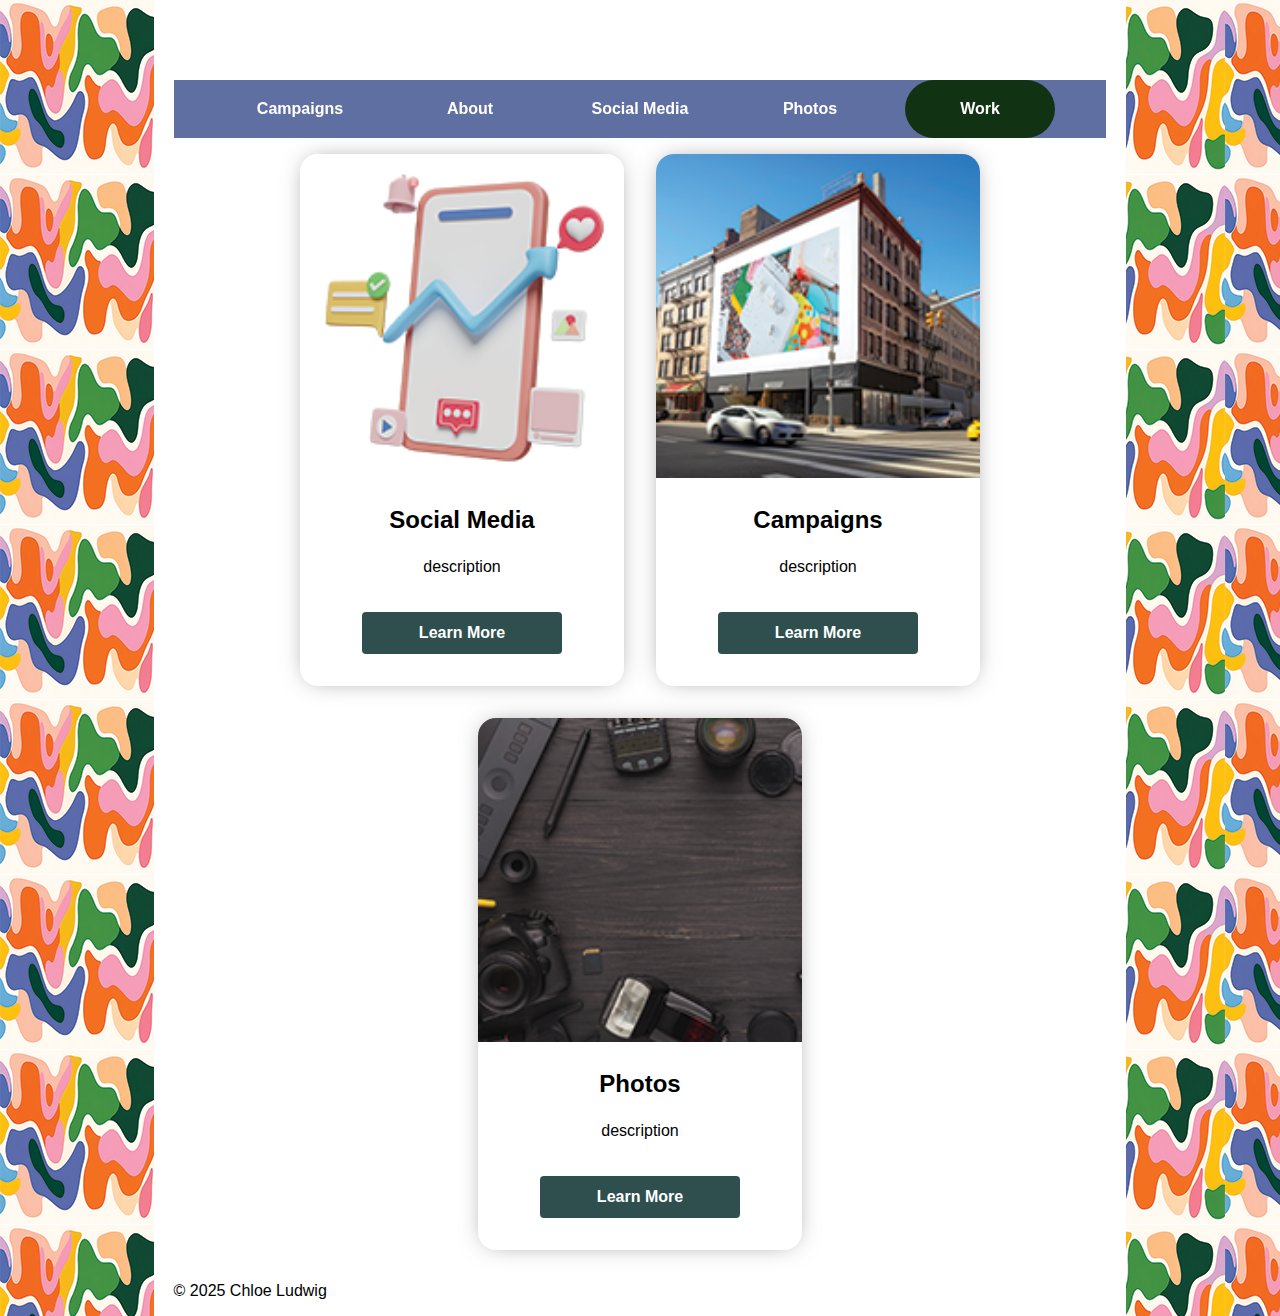
<file: final_project/work.html>
<!doctype html>
<html lang="en">
<head>
    <meta charset="UTF-8">
    <title>Portfolio - Chloe Ludwig</title>
    <link rel="stylesheet" href="css/style.css">
    <meta name="viewport" content="width=device-width, initial-scale=1"/>
</head>
<body>
    <div class="container">

        <header>
            <h1> Work</h1>
        </header>

        <nav id="nav-menu">
            <ul id="nav-menu-list" class="menu-items">
                <li><a href="campaigns.html">Campaigns</a></li>
                <li><a href="index.html">About</a></li>
                <li><a href="socialmedia.html">Social Media</a></li>
                <li><a href="photos.html">Photos</a></li>
                <li class="active"><a href="work.html">Work</a></li>
            </ul>
            <button id="toggle-button" type="button">Menu</button>
        </nav>

        <section class="work-section">
            <!--card section --->
            <div class="card">
                <img src="images/socialmedia.png" alt="photo of socialmedia">
                <h3 class="card-title"> Social Media</h3>
                <p card="card-text">description</p>
                <a class="button" href="socialmedia.html" target="_blank"> Learn
                    More</a>
            </div>

            <div class="card">
                <img src="images/campaigns.png" alt="photo of campaigns">
                <h3 class="card-title">Campaigns</h3>
                <p card="card-text">description</p>
                <a class="button" href="campaigns.html" target="_blank"> Learn
                    More</a>
            </div>

            <div class="card">
                <img src="images/photos.png" alt="photo of photos">
                <h3 class="card-title">Photos</h3>
                <p class="card-text">description</p>
                <a class="button" href="photos.html" target="_blank"> Learn
                    More</a>
            </div>
        </section>
        <!-- end of card section -->

        <footer>
            <p>&copy; 2025 Chloe Ludwig</p>
        </footer>
    </div>
   
    <script src="js/script.js"></script>
</body>

</html>
</file>
<file: Assignments/css/styles.css>
@import url('https://fonts.googleapis.com/css2?family=Sigmar&family=Xanh+Mono&display=swap');

*{
    font-family: "Sigmar", sans-serif;
    box-sizing: border-box;
}

body {
    background-color: #fff;
    margin: 0 10%;
    background-image: url("../images/bg.png");
}
.container {
    background: white;
}

.container {
    display: grid;
    grid-gap: 1.5em;
    grid-template-columns: repeat(12, 1fr);
    width: min(95%, 75em);
    margin: 0 auto;
    padding: 0 20px;
}

.container > * {
    grid-column: span 12;
}

/* Desktop Layout */
@media screen and (min-width: 40em) {
    .col-span-8 {
        grid-column: span 8;
    }
    .col-span-4 {
        grid-column: span 4;
    }
}
header {
    text-align: left;
    background-color: dodgerblue;
    color:#fff;
    padding: 30px 40px;
}

h1 {
    text-transform: uppercase;
    color: #fff;
    font-size: clamp (32px, 2vw, 48px) ;
}

h2 {
    font-size: 36px;
    
}
h3 {
    font-size: 24px;
    
}

aside {
    
}

img {
    width: 100%;
}

img.circle {
    aspect-ratio: 1/1;
    object-fit: cover;
    border-radius: 999px;
    border: 6px darkslategrey;
    border-style: solid;
}
</file>
<file: final_project/css/style.css>
*{
    font-family: "Sigmar", sans-serif;
    box-sizing: border-box;
}

body {
    background-color: #fff;
    margin: 0 10%;
    background-image: url("../images/background2.png");
}
.container {
    background: white;
}

.container {
    display: grid;
    column-gap: 1.5em;
    grid-template-columns: repeat(12, 1fr);
    width: min(95%, 75em);
    margin: 0 auto;
    padding: 0 20px;
}

.container > * {
    grid-column: span 12;
    padding-inline: 20;
}
.section-flex {
    display: flex;
    gap: 20px;
}

header {
    text-align: left;
    color: #fff;
}

.video-container {
    position: relative;
    padding-bottom: 56.25%;
}

.video-container iframe {
    position: absolute;
    width: 100%;
    height: 100%;
    pointer-events: none;
}

h1 {
    text-transform: uppercase;
    color: #fff;
    font-size: clamp (32px, 2vw, 48px) ;
}

h2 {
    font-size: 36px;
    
}
h3 {
    font-size: 24px;
    
}
h4 {
    font-size: 28px;
}
aside {
    text-align: center;
    padding-top:  20px;
}

img.square {
    width: 45%;

}

img.square {
    object-fit: cover;
    border-radius: 0px;
    border: 6px rgb(47, 79, 79);
    border-style: solid;
}
.indent {
    margin-left: 30px;
}
/*Navagation*/

#nav-menu {
    background-color: #253b80bb;
    padding: 0 1rem;
    display: flex;
    justify-content: center;
    position: sticky;
    top: 0;
    z-index: 1000;
}

#nav-menu ul{
    display: none;
    gap: 20px;
    justify-content: center;
    list-style: none;
    flex-flow: row wrap;
    margin: 0;
    padding: 0;
}
 #nav-menu ul li {
   display: inline-block;
   color:#fff;
 }
#nav-menu li a {
    display: inline-block;
    color: #fff;
    padding: 20px;
    font-weight: bold;
    text-decoration: none;
    border-radius: 90px;
    transition: all 0.2s ease;
    min-width: 150px;
    text-align: center;
}

#nav-menu li.active a, 
#nav-menu li a:hover {
    background-color: #072b00df;
}

#toggle-button {
    margin-left: auto;
    background-color: #555;
    color: #fff;
    border: none;
    border-radius: 8px;
    padding: 8px 12px;
    transition: 0.2s all;
    text-transform: uppercase;
    font-weight: bold;
    letter-spacing: 0.125rem;
    transition: 0.2s all;
}

#toggle-button:hover,
#toggle-button:focus {
    background-color: #666;
}

#toggle-button:focus {
    background-color: #777;
}

#nav-menu ul.active + #toggle-button {
    position: absolute;
    top: 12px;
    right: 16px;
}
/* Button Style */

a.button {
    display: block;
    min-width: 200px;
    padding: 12px;
    margin-top: 20px;
    text-decoration: none;
    background-color: rgb(47, 79, 79);
    color: #fff;
    text-align: center;
    font-weight: 600;
    border-radius: 4px;
    transition: transform 0.6s cubic-bezier(0.34, 1.56, 0.64, 1);
}

a.button:hover {
    transform: translateY(-2px);
    background-color: rgb(108, 181, 181);
    box-shadow: 4px 8px 28px -10px rgba(0,0,0,0.56);
}

a.button:active {
    background-color: #253b80bb;
    ;
}

a.button:visited {
    
}

.left-align {
    text-align: left;
}

.right-align {
    text-align: right;
}


/* Card Style */
.card {
    background-color: #fff;
    text-align: center;
    margin: 1rem;
    padding-bottom: 2rem;
    box-shadow: 0 0 24px -8px rgba(0,0,0,0.5);
    border-radius: 18px;
    overflow: hidden;
}
.card-text {
    padding: 0 2rem;
}
.card img {
    width: 100%;
    height: auto; 
    object-fit: cover;
}


/* Desktop Layout */

@media screen and (min-width: 40em) {
    #nav-menu ul{
        display: flex;
        flex-direction: row;
    }
    #toggle-button {
        display: none;
    }
    a.button{
        display: inline-block;
    }
    .col-span-8 {
        grid-column: span 8;
    }
    .col-span-4 {
        grid-column: span 4;
    }
    .work-section {
        display: flex;
        justify-content: center;
        flex-flow: row wrap;
    }
    .card {
        flex: 0 1 324px;
    }
}
/*mobile layout*/
@media (max-width: 40em) {
    #nav-menu ul.active {
        display: flex;
        flex-direction: column;
    }
}

/* Campaign Video Styles */

.embed-video iframe {
    width: 100%;
}
</file>
